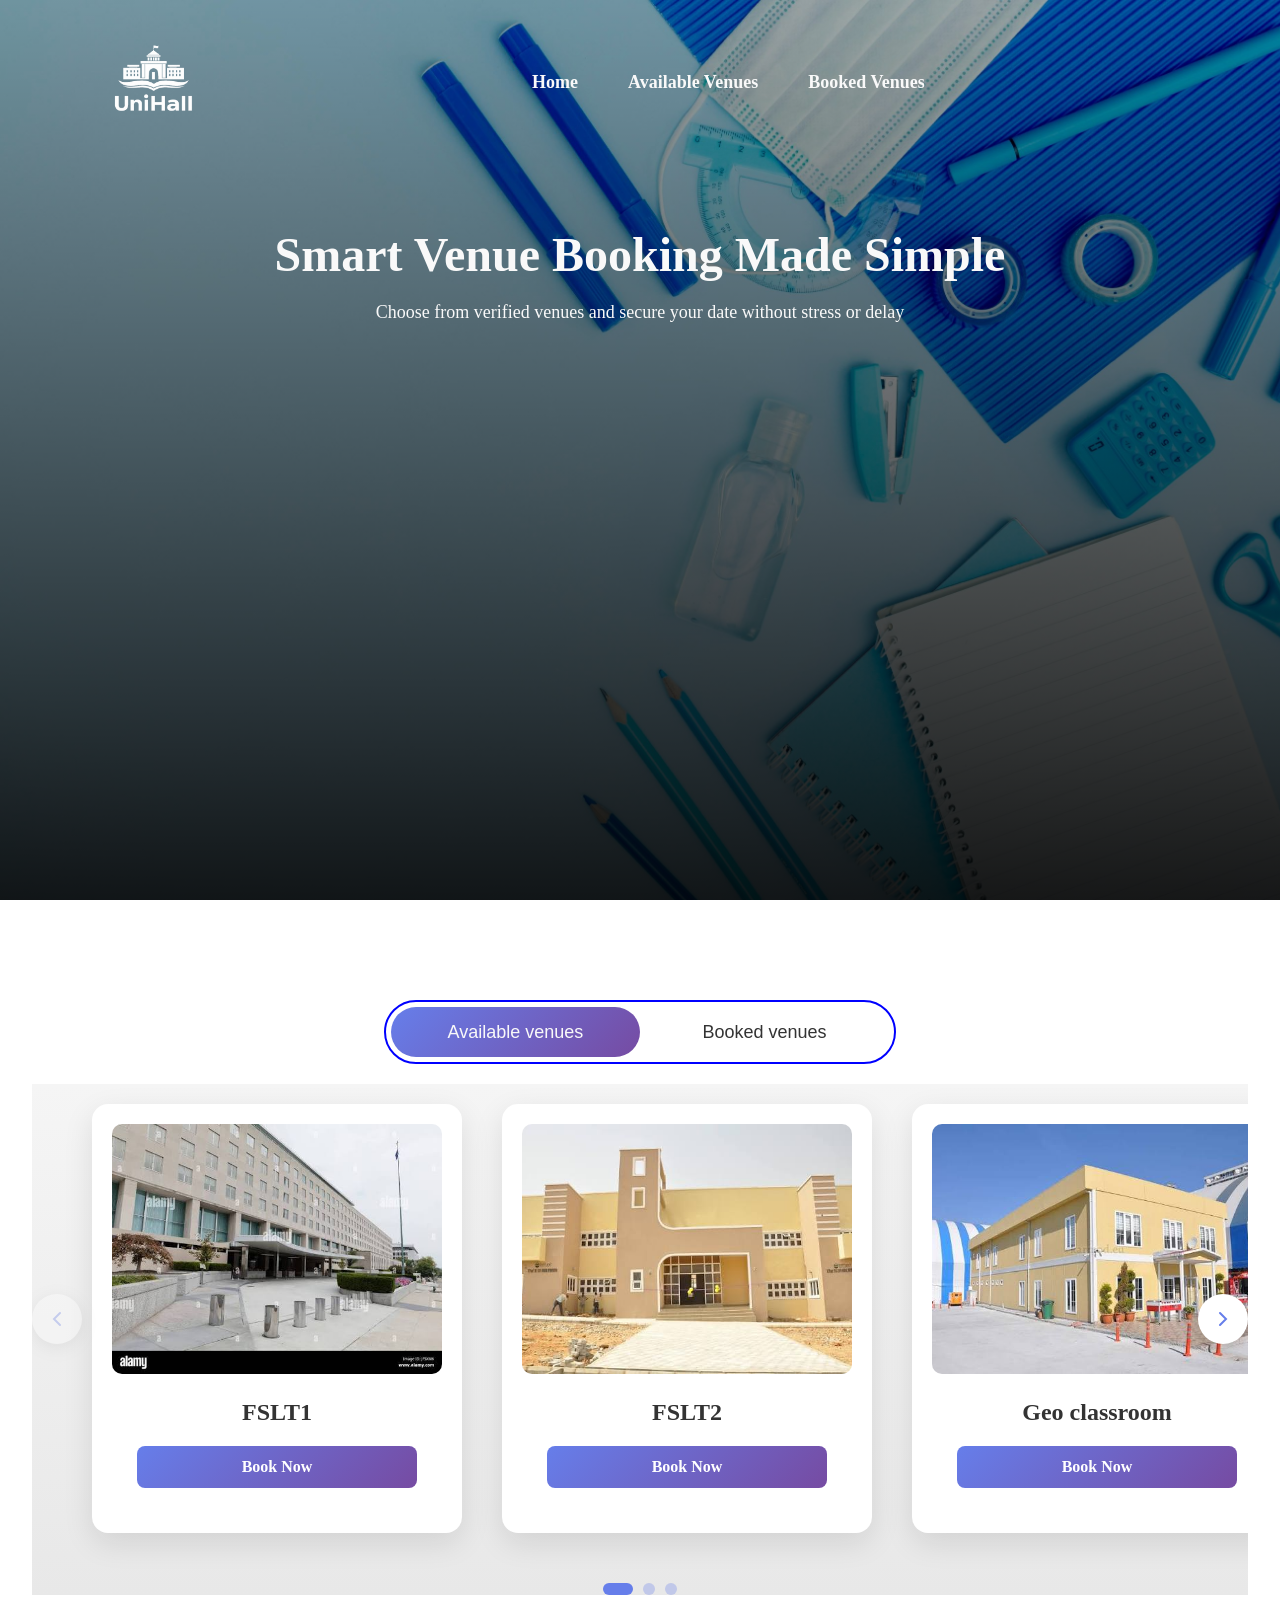
<file: index.html>
<!DOCTYPE html>
<html lang="en">
  <head>
    <meta charset="UTF-8" />
    <meta name="viewport" content="width=device-width, initial-scale=1.0" />
    <link rel="stylesheet" href="styles.css" />
    <title>UniHall</title>
  </head>
  <body>
    <div class="header">
      <nav class="navbar">
        <div class="logo">
          <img src="./images/UniHall.png" alt="" />
        </div>
        <div class="hamburger" id="hamburger">
          <img src="./images/icon-hamburger.svg" alt="hamburger">
        </div>
        <div class="navlists">
          <ul class="navlinks">
            <li>Home</li>
            <li>Available Venues</li>
            <li>Booked Venues</li>
          </ul>
        </div>
        <div class="hamburgerlist">
          <ul class="hamlinks">
            <img src="./images/close.png" alt="close" id="close">
            <li>Home</li>
            <li>Available Venues</li>
            <li>Booked Venues</li>
          </ul>
        </div>
      </nav>
      <div class="hero">
        <h1>Smart Venue Booking Made Simple</h1>
        <p>
          Choose from verified venues and secure your date without stress or
          delay
        </p>
      </div>
    </div>
    <main>
      <div class="buttons">
        <button class="btn active" id="availableBtn">Available venues</button>
        <button class="btn " id="bookedBtn">Booked venues</button>
      </div>

      <section class="venue-carousel-section">
        <div class="carousel-container">
          <div class="carousel-wrapper">
            <!-- Previous Button -->
            <button class="carousel-btn prev-btn" aria-label="Previous venues">
              <svg width="24" height="24" viewBox="0 0 24 24" fill="none">
                <path
                  d="M15 18l-6-6 6-6"
                  stroke="currentColor"
                  stroke-width="2"
                  stroke-linecap="round"
                />
              </svg>
            </button>

            <!-- Carousel Track -->
            <div class="carousel-track">
              <div class="venue-card">
                <div class="venue-image">
                  <img src="./images/images (1).jpeg" alt="FSLT1" />
                </div>
                <div class="venue-info">
                  <h3>FSLT1</h3>
                  <a href="#" class="book-now-btn" data-venue="FSLT1"
                    >Book Now</a
                  >
                </div>
              </div>

              <div class="venue-card">
                <div class="venue-image">
                  <img src="./images/images (2).jpeg" alt="FSLT2" />
                </div>
                <div class="venue-info">
                  <h3>FSLT2</h3>
                  <a href="#" class="book-now-btn" data-venue="FSLT2"
                    >Book Now</a
                  >
                </div>
              </div>

              <div class="venue-card">
                <div class="venue-image">
                  <img src="./images/images.jpeg" alt="Geo classroom" />
                </div>
                <div class="venue-info">
                  <h3>Geo classroom</h3>
                  <a href="#" class="book-now-btn" data-venue="Geo classroom"
                    >Book Now</a
                  >
                </div>
              </div>

              <div class="venue-card">
                <div class="venue-image">
                  <img src="./images/image3.jpg" alt="Math classroom" />
                </div>
                <div class="venue-info">
                  <h3>Math classroom</h3>
                  <a href="#" class="book-now-btn" data-venue="Math classroom"
                    >Book Now</a
                  >
                </div>
              </div>

              <div class="venue-card">
                <div class="venue-image">
                  <img src="./images/image4.jpg" alt="Chemistry classroom" />
                </div>
                <div class="venue-info">
                  <h3>Chemistry classroom</h3>
                  <a
                    href="#"
                    class="book-now-btn"
                    data-venue="Chemistry classroom"
                    >Book Now</a
                  >
                </div>
              </div>

              <div class="venue-card">
                <div class="venue-image">
                  <img
                    src="./images/view-3d-school-desk.jpg"
                    alt="Csc classroom"
                  />
                </div>
                <div class="venue-info">
                  <h3>Csc classroom</h3>
                  <a href="#" class="book-now-btn" data-venue="Csc classroom"
                    >Book Now</a
                  >
                </div>
              </div>

              <div class="venue-card">
                <div class="venue-image">
                  <img
                    src="./images/school-classroom2.jpg"
                    alt="Bio classroom"
                  />
                </div>
                <div class="venue-info">
                  <h3>Bio classroom</h3>
                  <a href="#" class="book-now-btn" data-venue="Bio classroom"
                    >Book Now</a
                  >
                </div>
              </div>
              <div class="venue-card">
                <div class="venue-image">
                  <img src="./images/mcb.jpeg" alt="MicroBiology classroom" />
                </div>
                <div class="venue-info">
                  <h3>MicroBiology classroom</h3>
                  <a
                    href="#"
                    class="book-now-btn"
                    data-venue="MicroBiology classroom"
                    >Book Now</a
                  >
                </div>
              </div>
              <div class="venue-card">
                <div class="venue-image">
                  <img src="./images/mcb.jpeg" alt="MicroBiology classroom" />
                </div>
                <div class="venue-info">
                  <h3>MicroBiology classroom</h3>
                  <a
                    href="#"
                    class="book-now-btn"
                    data-venue="MicroBiology classroom"
                    >Book Now</a
                  >
                </div>
              </div>
            </div>

            <!-- Next Button -->
            <button class="carousel-btn next-btn" aria-label="Next venues">
              <svg width="24" height="24" viewBox="0 0 24 24" fill="none">
                <path
                  d="M9 18l6-6-6-6"
                  stroke="currentColor"
                  stroke-width="2"
                  stroke-linecap="round"
                />
              </svg>
            </button>
          </div>

          <!-- Carousel Dots -->
          <div class="carousel-dots"></div>
        </div>
      </section>
    </main>

    <!-- Booking Modal -->
    <div id="bookingModal" class="modal">
      <div class="modal-content">
        <span class="close">&times;</span>
        <h2>Book <span id="selectedVenue"></span></h2>

        <form id="bookingForm">
          <div class="form-group">
            <label for="department">Your Department:</label>
            <input
              type="text"
              id="department"
              placeholder="e.g. Computer Science"
              required
            />
          </div>
          <div class="form-group">
            <label for="bookingDate">Booking Date:</label>
            <input type="date" id="bookingDate" required />
          </div>

          <div class="form-group">
            <label for="bookingTime">Booking Time:</label>
            <input type="time" id="bookingTime" required />
          </div>

          <button type="submit" class="btn submit-btn">Confirm Booking</button>
        </form>
      </div>
    </div>

    <script src="./main.js"></script>
  </body>
</html>
</file>
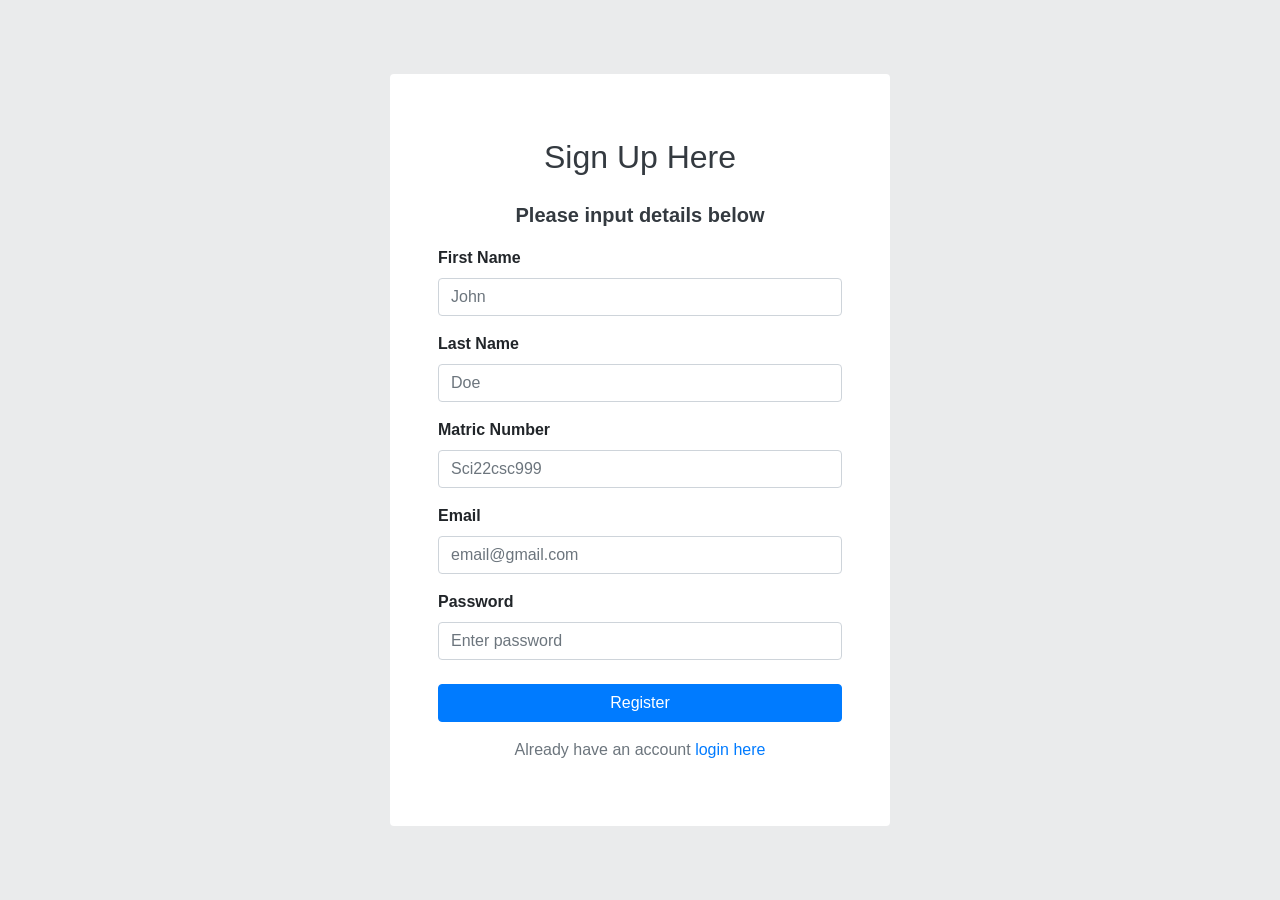
<file: login/form.html>
<!DOCTYPE html>
<html lang="en">

<head>
  <meta charset="UTF-8">
  <meta name="viewport" content="width=device-width, initial-scale=1.0">
  <title>Form</title>
  <link rel="stylesheet" href="bootstrap-4.6.2-dist/css/bootstrap.min.css">
  <link rel="stylesheet" href="font-awesome(4.7.0)/css/font-awesome.min.css">
</head>

<style>
  .form-outer {
    min-height: 100vh;
    background-color: rgb(234, 235, 236);
  }

  .form-inner {
    width: 100%;
    max-width: 500px;
  }
</style>

<body>

  <div class="form-outer d-flex justify-content-center align-items-center px-3 py-3 pt-5 pb-5">
    <div class="form-inner bg-white p-md-5 rounded">

      <h2 class="font-weight-normal text-center text-dark mt-3 mb-4">Sign Up Here</h2>

      <p class="text-center text-dark lead font-weight-bold">Please input details below</p>

      <form id="registerForm">
        <div class="form-group font-weight-bold">
          <label for="first_name">First Name</label>
          <input type="text" name="first_name" id="first_name" class="form-control" placeholder="John">
        </div>

        <div class="form-group font-weight-bold">
          <label for="last_name">Last Name</label>
          <input type="text" name="last_name" id="last_name" class="form-control" placeholder="Doe">
        </div>

        <div class="form-group font-weight-bold">
          <label for="last_name">Matric Number</label>
          <input type="text" name="matric_number" id="matric_number" class="form-control" placeholder="Sci22csc999">
        </div>

        <div class="form-group font-weight-bold">
          <label for="Username">Email</label>
          <input type="text" name="email" id="email" class="form-control" placeholder="email@gmail.com">
        </div>

        <div class="form-group font-weight-bold mb-4">
          <label for="pwd">Password</label>
          <input type="password" name="password" id="password" class="form-control" placeholder="Enter password">
        </div>
        <!-- <div class="d-flex justify-content-between align-items-center my-3">

          <div class="form-check  mb-0 font-weight-normal">
            <label class="form-check-label">
              <input type="checkbox" class="form-check-input" value="">
              Remember me for 30 days
            </label>
          </div>

          <div>
            <p class="text-center mb-0">Forgot password <a href="" class="text-info">Click here</a></p>
          </div>

        </div> -->

        <button type="submit" class="btn btn-primary btn-block mb-3">Register</button>

      </form>
      <!-- 
      <div class="g-sign flex-fill border rounded p-1 text-center shadow-lg">
        <img src="images/google logo.png" alt="gooogle logo" style="width: 30px;">
        <a href="" class="text-dark text-decoration-none">Sign in with google</a>
      </div> -->

      <p class="text-center mt-3 text-secondary">Already have an account <a href="login.html">login here</a> </p>
    </div>

  </div>


  <script src="bootstrap-4.6.2-dist/js/bootstrap.min.js"></script>

  <script src="jquery-3.7.1.min.js"></script>

  <script>
    $(function () {
      $('#registerForm').on('submit', function (e) {
        e.preventDefault();

        const payload = {
          first_name: $('#first_name').val(),
          last_name: $('#last_name').val(),
          matric_number: $('#matric_number').val(),
          password: $('#password').val(),
          email: $('#email').val(),
        };

        const apiBase = 'http://127.0.0.1:8000/api';

        $.ajax({
          url: apiBase + '/register',
          method: 'POST',
          contentType: 'application/json',
          data: JSON.stringify(payload),
          success(data) {
            if (data.token) {
              localStorage.setItem('match_token', data.token);
            }
            if (data.user) {
              localStorage.setItem('user', JSON.stringify(data.user));
              localStorage.setItem('user_id', data.user.id);
            }
            alert('Registration successful');
            // optional: redirect to login

            location.href = 'post.html';
          },
          error(xhr) {
            const msg = xhr.responseJSON && xhr.responseJSON.message ? xhr.responseJSON.message : 'Registration failed';
            alert(msg);
          }
        });
      });
    });
  </script>
</body>

</html>
</file>
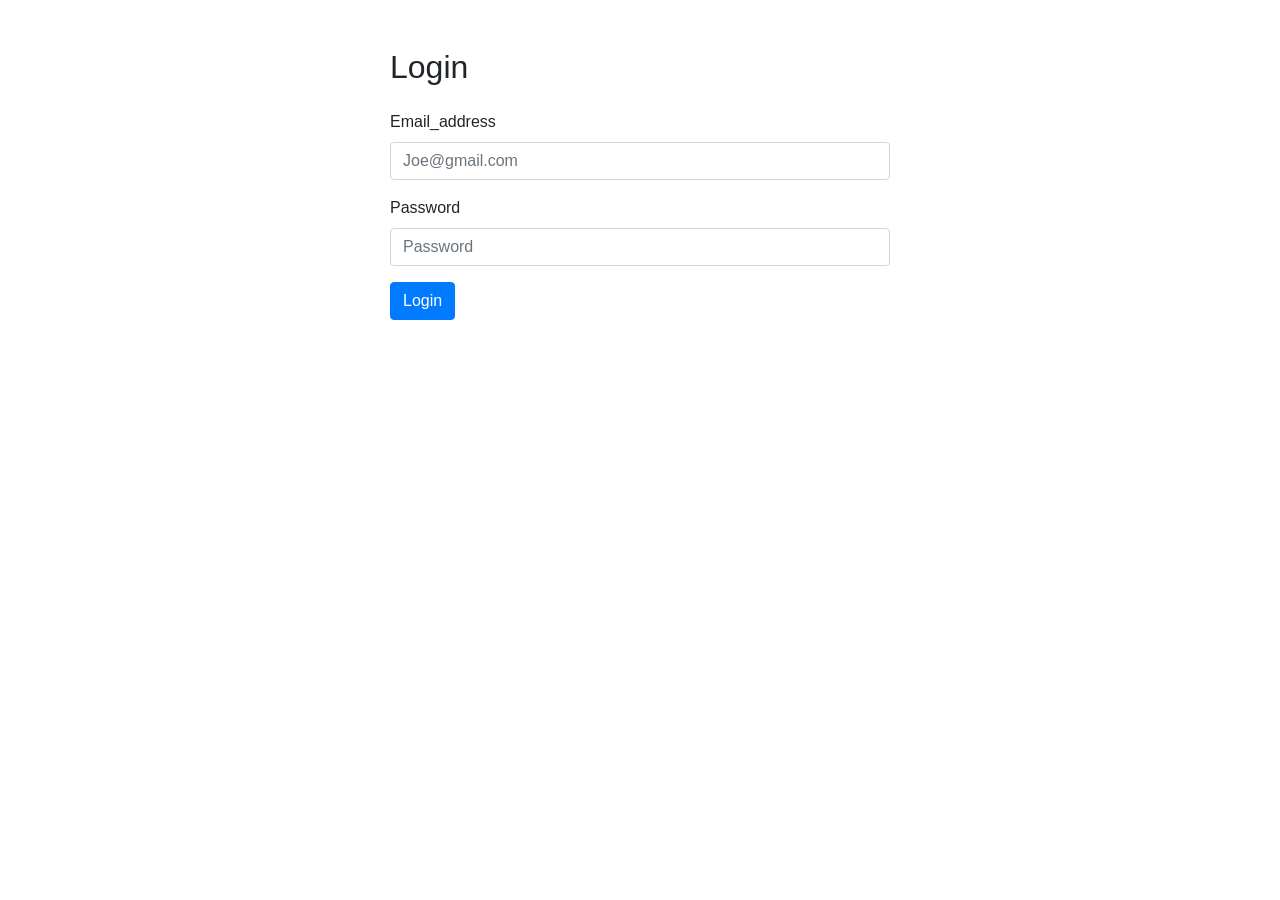
<file: login/login.html>
<!DOCTYPE html>
<html lang="en">

<head>
    <meta charset="UTF-8">
    <meta name="viewport" content="width=device-width, initial-scale=1.0">
    <link rel="stylesheet" href="bootstrap-4.6.2-dist/css/bootstrap.min.css">
    <title>Blog</title>
</head>

<body>

    <div class="mx-auto" style="max-width: 500px;">
        <h2 class="mt-5 mb-4">Login</h2>
        <form id="loginForm">
            <div class="form-group">
                <label for="email">Email_address</label>
                <input type="text" name="email_address" id="email_address" class="form-control" placeholder="Joe@gmail.com">
            </div>
            <div class="form-group">
                <label for="password">Password</label>
                <input type="password" name="password" id="password" class="form-control" placeholder="Password">
            </div>
            <button type="submit" class="btn btn-primary">Login</button>
        </form>
    </div>

    <script src="jquery-3.7.1.min.js"></script>
    <script src="bootstrap-4.6.2-dist/js/bootstrap.bundle.min.js"></script>

    <script>
        $(function() {
            $('#loginForm').on('submit', function(e) {
                e.preventDefault();

                const payload = {
                    email: $('#email_address').val(),
                    password: $('#password').val(),
                };

                // update this to your API base URL if needed
                const apiBase = 'http://127.0.0.1:8000/api';

                $.ajax({
                    url: apiBase + '/login',
                    method: 'POST',
                    contentType: 'application/json',
                    data: JSON.stringify(payload),
                    success(data) {
                        if (data.token) {
                            localStorage.setItem('match_token', data.token);
                        }
                        if (data.user) {
                            localStorage.setItem('user', JSON.stringify(data.user));     
                            localStorage.setItem('user_id', data.user.id);
                        }
                        alert(data.message || 'Login successful');
                        // optional: redirect to another page (e.g., post.html)
                        location.href = 'post.html';
                    },
                    error(xhr) {
                        const msg = xhr.responseJSON && xhr.responseJSON.message ? xhr.responseJSON.message : 'Login failed';
                        alert(msg);
                    }
                });
            });
        });
    </script>
</body>

</html>
</file>
<file: styles.css>
*{
  padding: 0;
  margin: 0;
  box-sizing: border-box;
}
:root {
  --primary-color: #006eff;
  --secondary-color: #f9f9f9;
  --blueshade: linear-gradient(135deg, #667eea 0%, #764ba2 100%);
}

section {
  margin: 0 auto;
  width: 90%;
}
.header {
  background-image: linear-gradient(rgba(0, 0, 0, 0.3), rgba(0, 0, 0, 0.9)),
    url(./images/view-school-supplies-frame.jpg);
  background-size: cover;
  background-repeat: no-repeat;
  height: 100vh;
  padding-top: 20px;
  margin-bottom: 100px;
}
.logo img {
  width: 180px;
  height: 120px;
  border-radius: 50px;
}
.navbar {
  width: 90%;
  margin: 0px auto;
  display: flex;
  align-items: center;
  gap: 25%;
  background-color: transparent;
  color: var(--secondary-color);
  font-size: 18px;
  font-weight: bold;
}
.hamburger {
  display: none;
}
.hamburgerlist{
  
  position: fixed;
  right: 0;
  top: 0;
  background: rgb(255, 255, 255, 0.1);
  backdrop-filter: blur(2px);
  color: var(--secondary-color);
  height: 80vh;
  
}
.hamburgerlist .hamlinks{
  display: none;
  flex-direction: column;
  gap: 20px;
  justify-content: center;
  margin: 50px 20px;
  list-style: none;
}
.hamlinks img{
  width: 30px;
  margin-left: 100px;
}
.navlinks {
  display: flex;
  flex-direction: row;
  justify-content: center;
  gap: 50px;
  list-style: none;
}


.hero {
  padding: 2rem;
  /* text-align: center; */
  width: 90%;
  margin: 50px auto;
  color: var(--secondary-color);
}
.hero h1 {
  font-size: 3rem;
  text-align: center;
  margin-bottom: 20px;
}
.hero {
  text-align: center;
  font-size: 18px;
}
.buttons {
  width: 40%;
  margin: 20px auto;
  text-align: center;
  border: 2px solid blue; 
  border-radius: 999px;
  display: flex;
  justify-content: center;
  align-items: center;
  overflow: hidden;
  padding: 5px  5px;
}

.btn {
  flex: 1;
  padding: 12px 10px;
  height: 50px;
  background: transparent;
  border: none;
  color: #333;
  font-size: 18px;
  cursor: pointer;
}

.active{
  background: var(--blueshade);
  color: var(--secondary-color);
  border-radius: 999px;
}

/* Venue Carousel Section */
.venue-carousel-section {
  width: 95%;
  margin: 10px auto;
  background: linear-gradient(180deg, #f5f5f5 0%, #e8e8e8 100%);
}

.carousel-container {
  margin: 0 auto;
  overflow-x: hidden;
}

.carousel-wrapper {
  position: relative;
  padding: 20px 60px;
  margin: 0 auto;
}

.carousel-track {
  display: flex;
  align-items: center;
  gap: 40px;
  transition: transform 0.5s cubic-bezier(0.4, 0, 0.2, 1);
}

/* Venue Card */
.venue-card {
  min-width: calc(33.333% - 20px);
  background: white;
  border-radius: 16px;
  box-shadow: 0 10px 30px rgba(0, 0, 0, 0.1);
  transition: transform 0.3s ease, box-shadow 0.3s ease;
  flex-shrink: 0;
  width: 370px;
  padding: 20px;
}

.venue-card:hover {
  transform: translateY(-5px);
  box-shadow: 0 15px 40px rgba(0, 0, 0, 0.2);
}

.venue-image {
  position: relative;
  height: 250px;
  overflow: hidden;
}

.venue-image img {
  width: 100%;
  height: 100%;
  object-fit: cover;
  transition: transform 0.3s ease;
  border-radius: 10px;
}

.venue-info {
  padding: 25px;
  text-align: center;
}

.venue-info h3 {
  font-size: 1.5rem;
  color: #333;
  margin-bottom: 20px;
}

.book-now-btn {
  display: inline-block;
  width: 100%;
  padding: 12px;
  background: var(--blueshade);
  color: white;
  text-decoration: none;
  border-radius: 8px;
  font-size: 1rem;
  font-weight: bold;
  cursor: pointer;
  transition: transform 0.2s ease, box-shadow 0.2s ease;
  border: none;
}

.book-now-btn:hover {
  transform: scale(1.05);
  box-shadow: 0 5px 15px #667eea66;
}

/* Carousel Navigation Buttons */
.carousel-btn {
  position: absolute;
  top: 50%;
  transform: translateY(-50%);
  background: white;
  border: none;
  width: 50px;
  height: 50px;
  border-radius: 50%;
  cursor: pointer;
  display: flex;
  align-items: center;
  justify-content: center;
  box-shadow: 0 4px 15px rgba(0, 0, 0, 0.2);
  transition: all 0.3s ease;
  z-index: 10;
  color: #667eea;
}

.carousel-btn:hover {
  background: #667eea;
  color: white;
  transform: translateY(-50%) scale(1.1);
}

.carousel-btn:disabled {
  opacity: 0.3;
  cursor: not-allowed;
  pointer-events: none;
}

.prev-btn {
  left: 0;
}

.next-btn {
  right: 0;
}

/* Carousel Dots */
.carousel-dots {
  display: flex;
  justify-content: center;
  gap: 10px;
  margin-top: 30px;
}

.dot {
  width: 12px;
  height: 12px;
  border-radius: 50%;
  background: rgba(102, 126, 234, 0.3);
  cursor: pointer;
  transition: all 0.3s ease;
}

.dot.active {
  background: #667eea;
  width: 30px;
  border-radius: 6px;
}

/* Modal Styles */
.modal {
  display: none;
  position: fixed;
  z-index: 1000;
  left: 0;
  top: 0;
  width: 100%;
  height: 100%;
  background-color: rgba(0, 0, 0, 0.7);
  align-items: center;
  justify-content: center;
  animation: fadeIn 0.3s ease;
}

@keyframes fadeIn {
  from {
    opacity: 0;
  }
  to {
    opacity: 1;
  }
}

.modal-content {
  background-color: white;
  padding: 40px;
  border-radius: 16px;
  width: 90%;
  max-width: 500px;
  position: relative;
  animation: slideUp 0.3s ease;
}

@keyframes slideUp {
  from {
    transform: translateY(50px);
    opacity: 0;
  }
  to {
    transform: translateY(0);
    opacity: 1;
  }
}

.close {
  position: absolute;
  right: 20px;
  top: 15px;
  font-size: 32px;
  font-weight: bold;
  color: #aaa;
  cursor: pointer;
  transition: color 0.3s ease;
}

.close:hover {
  color: #000;
}

.modal-content h2 {
  margin-bottom: 30px;
  color: #333;
}

.form-group {
  margin-bottom: 20px;
}

.form-group label {
  display: block;
  margin-bottom: 8px;
  color: #555;
  font-weight: 600;
}

.form-group input {
  width: 100%;
  padding: 12px;
  border: 2px solid #e0e0e0;
  border-radius: 8px;
  font-size: 1rem;
  transition: border-color 0.3s ease;
}

.form-group input:focus {
  outline: none;
  border-color: #667eea;
}

.submit-btn {
  width: 100%;
  padding: 14px;
  background: linear-gradient(135deg, #667eea 0%, #764ba2 100%);
  color: white;
  border: none;
  border-radius: 8px;
  font-size: 1.1rem;
  font-weight: bold;
  cursor: pointer;
  transition: transform 0.2s ease;
  margin-top: 10px;
}

.submit-btn:hover {
  transform: scale(1.02);
}

/* Responsive Design */
@media (max-width: 1200px) {
   .logo img{
    height: 100px;
    width: 120px;
  }
  .header{
    height:80vh;
  }
  .venue-card {
    width: 48%;
  }
  .active{
  background: var(--blueshade);
  color: var(--secondary-color);
  border-radius: 999px;
}
}

@media (max-width: 768px) {
   .logo img{
    height: 100px;
    width: 120px;
  }
  .header{
    height: 80vh;
    background-position: center;
    background-size: cover;

  }
  .navbar{
    justify-content: space-between;
  }
 .hamburger{
  display: block;
 }
 .navlists{
  display: none;
 }
 
 .buttons{
  display: flex;
  align-items: center;
  justify-content: center;
  width: 80%;
  border-radius: 800px;
  overflow: hidden;
 }
 .btn{
  width: 50%;
  flex: 1;
  height: 50px;
  background: transparent;
  border: none;
  color: #333;
  font-size: 16px;
  cursor: pointer;
 }
 .active{
  background: var(--blueshade);
  color: var(--secondary-color);
  border-radius: 999px;
}
  .hero h1 {
    font-size: 2rem;
  }

  .venue-card {
    min-width: 100%;
  }

  .carousel-wrapper {
    padding: 0 50px;
  }

  .carousel-btn {
    width: 40px;
    height: 40px;
  }

  .modal-content {
    padding: 30px 20px;
  }


}


@media (max-width: 480px) {
  .logo img{
    height: 100px;
    width: 120px;
  }
  .header{
    height: 80vh;
  }
  .navbar{
    justify-content: space-between;
  }
   .hamburger{
  display: block;
 }
 
 .buttons{
  display: flex;
  align-items: center;
  justify-content: center;
  width: 80%;
  border-radius: 800px;
  overflow: hidden;
 }
 .btn{
  width: 50%;
  flex: 1;
  height: 50px;
  background: transparent;
  border: none;
  color: #333;
  font-size: 16px;
  cursor: pointer;
 }
 .active{
  background: var(--blueshade);
  color: var(--secondary-color);
  border-radius: 999px;
}
  .carousel-container{
    width: 100%;
    padding: 0%;
  }
  .carousel-wrapper {
    padding: 0 30px;
  }

  .carousel-btn {
    width: 35px;
    height: 35px;
  }
    .venue-card {
    width: 50%;
  }

}
</file>
